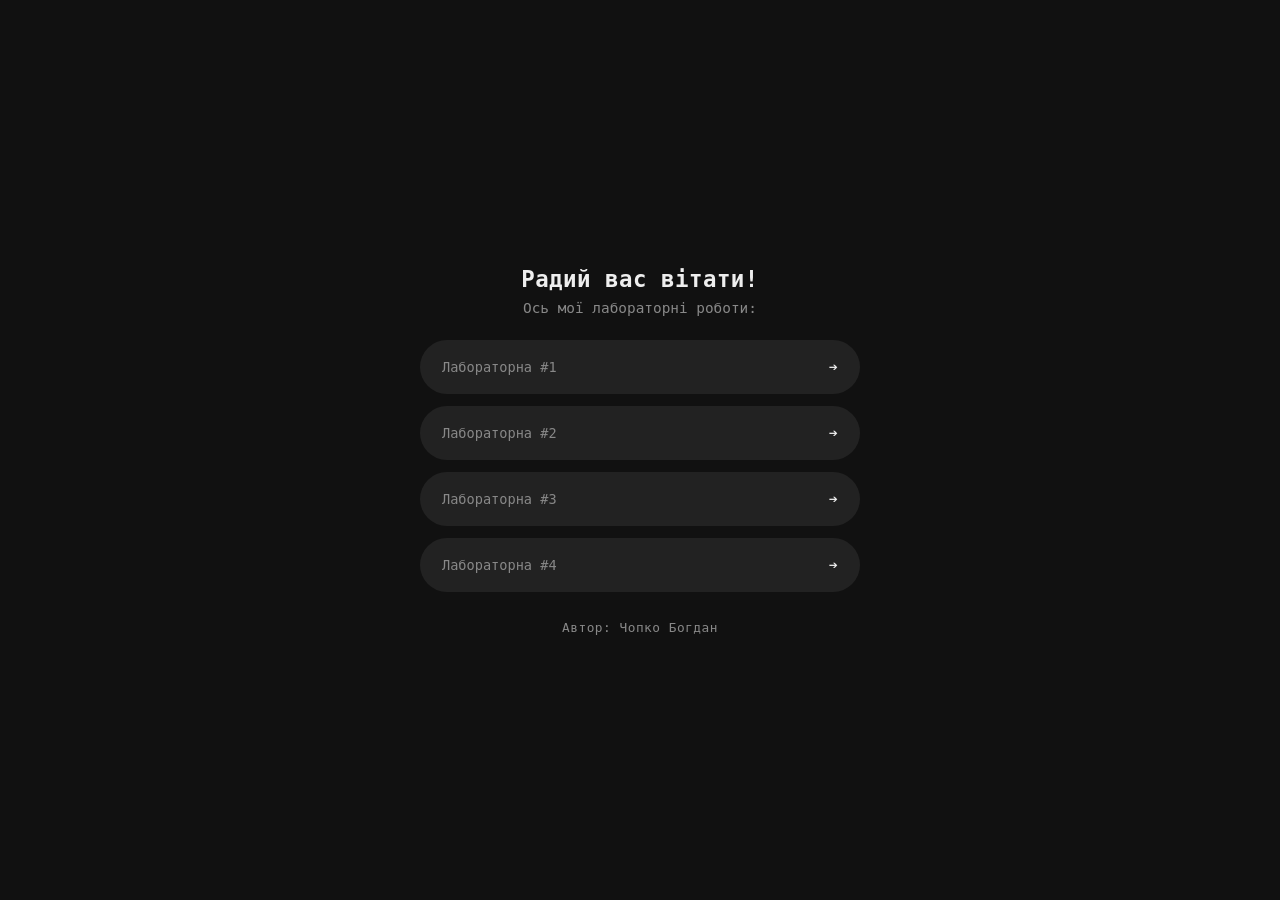
<file: index.html>
<!DOCTYPE html>
<html lang="uk">
<head>
<meta charset="UTF-8">
<title>Лабораторні роботи</title>
<style>
  * { box-sizing: border-box; margin: 0; padding: 0; }

  :root {
    --bg: #111;
    --surface: #222;
    --surface-2: #333;
    --text: #eee;
    --muted: #888;
    --accent: #fff;
  }

  body {
    background: var(--bg);
    color: var(--text);
    font-family: "Hack Nerd Font Mono", monospace;
    min-height: 100vh;
    display: flex;
    align-items: center;
    justify-content: center;
    padding: 16px;
  }

  .container {
    display: flex;
    flex-direction: column;
    align-items: center;
    gap: 24px;
    width: 100%;
    max-width: 440px;
    text-align: center;
  }

  .header h1 {
    font-size: 1.4rem;
    font-weight: 600;
    letter-spacing: 0.5px;
    margin-bottom: 8px;
  }

  .header p {
    color: var(--muted);
    font-size: 0.9rem;
  }

  .labs {
    display: flex;
    flex-direction: column;
    gap: 12px;
    width: 100%;
  }

  .lab-btn {
    background: var(--surface);
    color: var(--text);
    text-decoration: none;
    padding: 16px 20px;
    border-radius: 32px;
    border: 2px solid transparent;
    font-size: 0.95rem;
    display: flex;
    justify-content: space-between;
    align-items: center;
    transition: background .15s, border-color .15s, transform .15s;
  }

  .lab-btn span {
    color: var(--muted);
    font-size: 0.85rem;
  }

  .lab-btn:hover {
    background: var(--surface-2);
    border-color: var(--accent);
  }

  .lab-btn:active {
    transform: scale(0.98);
  }

  .footer {
    color: var(--muted);
    font-size: 0.8rem;
    letter-spacing: 0.5px;
    margin-top: 4px;
  }
</style>
</head>
<body>

  <div class="container">
    <div class="header">
      <h1>Радий вас вітати!</h1>
      <p>Ось мої лабораторні роботи:</p>
    </div>

    <div class="labs">
      <a class="lab-btn" href="lab1/index.html">
        <span>Лабораторна #1</span> ➔
      </a>
      <a class="lab-btn" href="lab2/index.html">
        <span>Лабораторна #2</span> ➔
      </a>
      <a class="lab-btn" href="lab3/index.html">
        <span>Лабораторна #3</span> ➔
      </a>
      <a class="lab-btn" href="lab4/index.html">
        <span>Лабораторна #4</span> ➔
      </a>
    </div>

    <div class="footer">
      Автор: Чопко Богдан
    </div>
  </div>

</body>
</html>
</file>
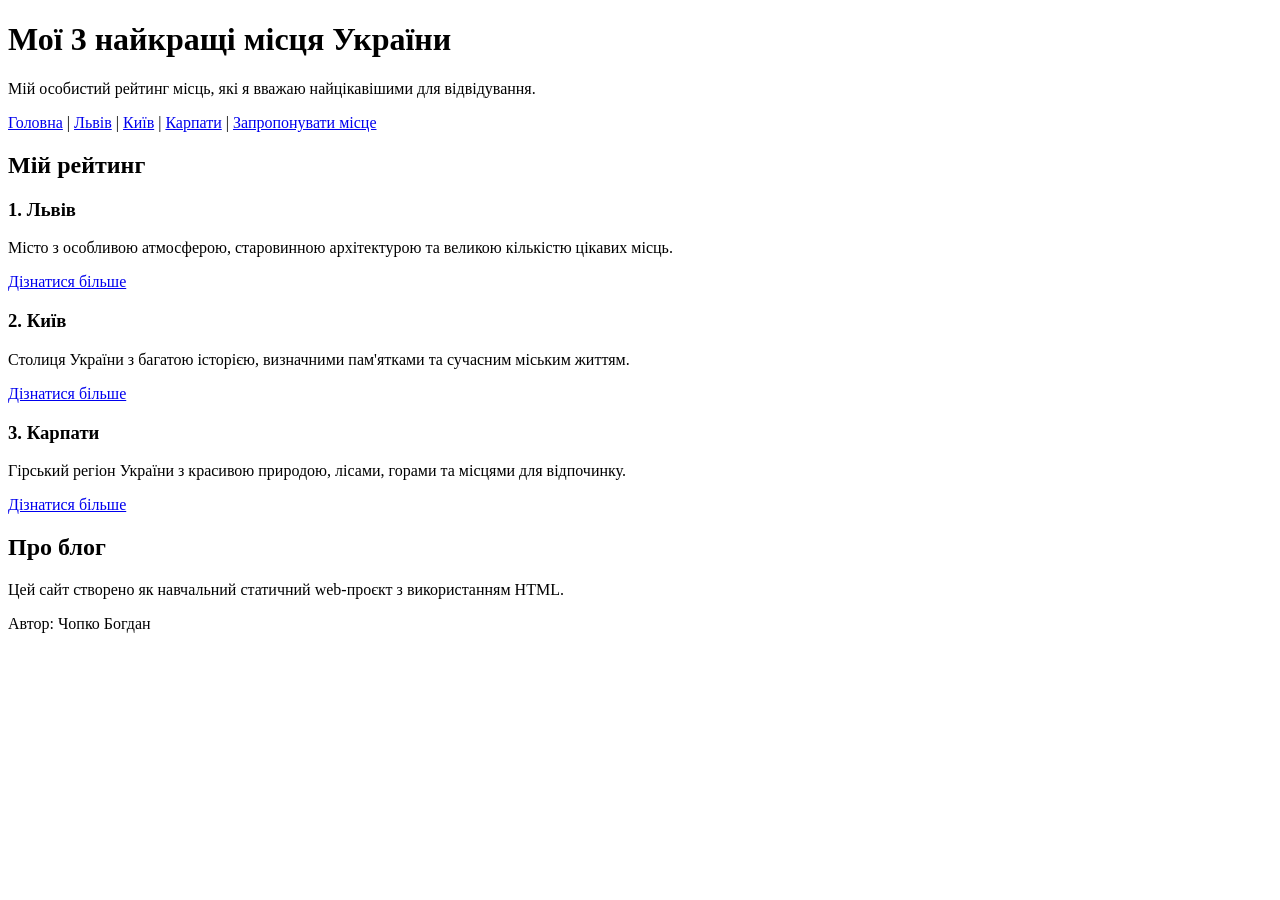
<file: lab1/index.html>
<!DOCTYPE html>
<html lang="uk">
    <head>
        <meta charset="UTF-8">
        <title>Мої 3 найкращі місця України</title>
    </head>
    <body>
        <header>
            <h1>Мої 3 найкращі місця України</h1>
            <p>Мій особистий рейтинг місць, які я вважаю найцікавішими для відвідування.</p>
            <nav>
                <a href="index.html">Головна</a> |
                <a href="city-lviv.html">Львів</a> |
                <a href="city-kyiv.html">Київ</a> |
                <a href="city-karpaty.html">Карпати</a> |
                <a href="form.html">Запропонувати місце</a>
            </nav>
        </header>
        <main>
            <section>
                <h2>Мій рейтинг</h2>
                <article>
                    <h3>1. Львів</h3>
                    <p>Місто з особливою атмосферою, старовинною архітектурою та великою кількістю цікавих місць.</p>
                    <a href="city-lviv.html">Дізнатися більше</a>
                </article>
                <article>
                    <h3>2. Київ</h3>
                    <p>Столиця України з багатою історією, визначними пам'ятками та сучасним міським життям.</p>
                    <a href="city-kyiv.html">Дізнатися більше</a>
                </article>
                <article>
                    <h3>3. Карпати</h3>
                    <p>Гірський регіон України з красивою природою, лісами, горами та місцями для відпочинку.</p>
                    <a href="city-karpaty.html">Дізнатися більше</a>
                </article>
            </section>
            <section>
                <h2>Про блог</h2>
                <p>Цей сайт створено як навчальний статичний web-проєкт з використанням HTML.</p>
            </section>
        </main>
        <footer><p>Автор: Чопко Богдан</p></footer>
    </body>
</html>
</file>
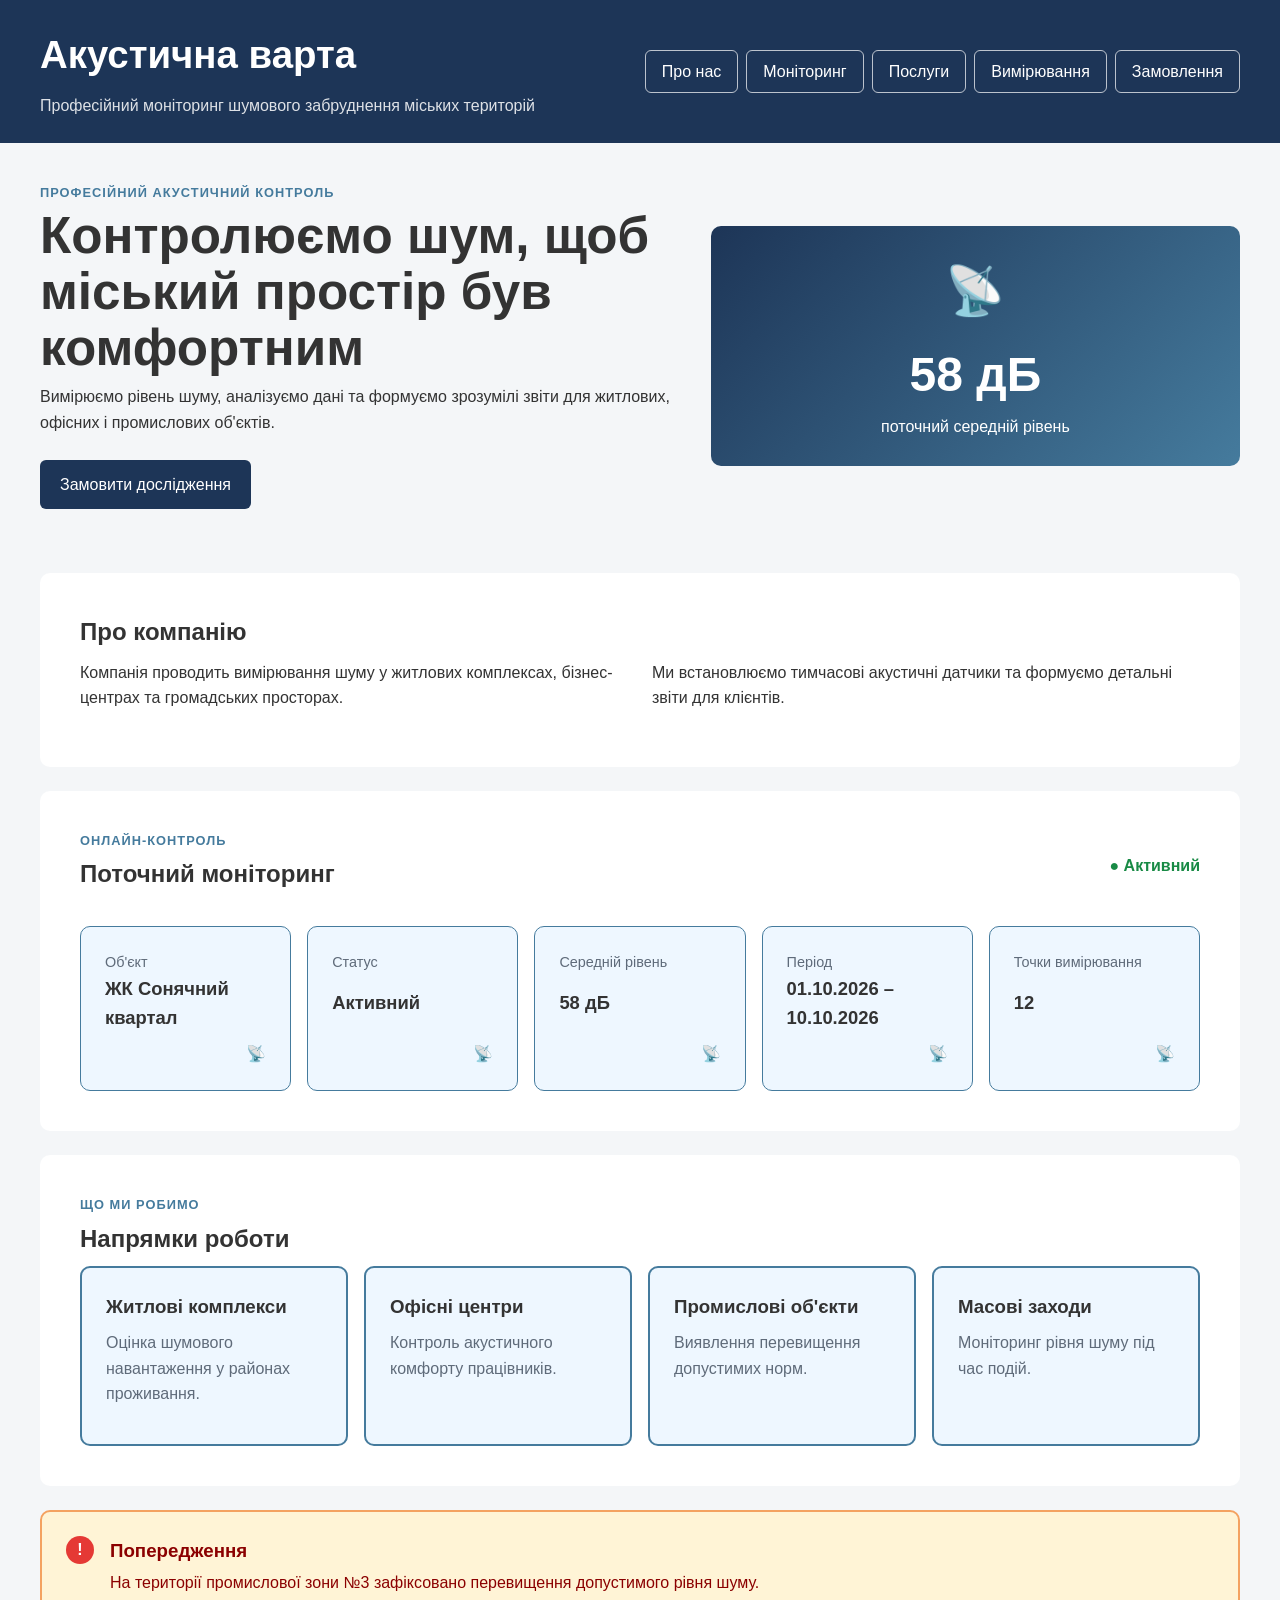
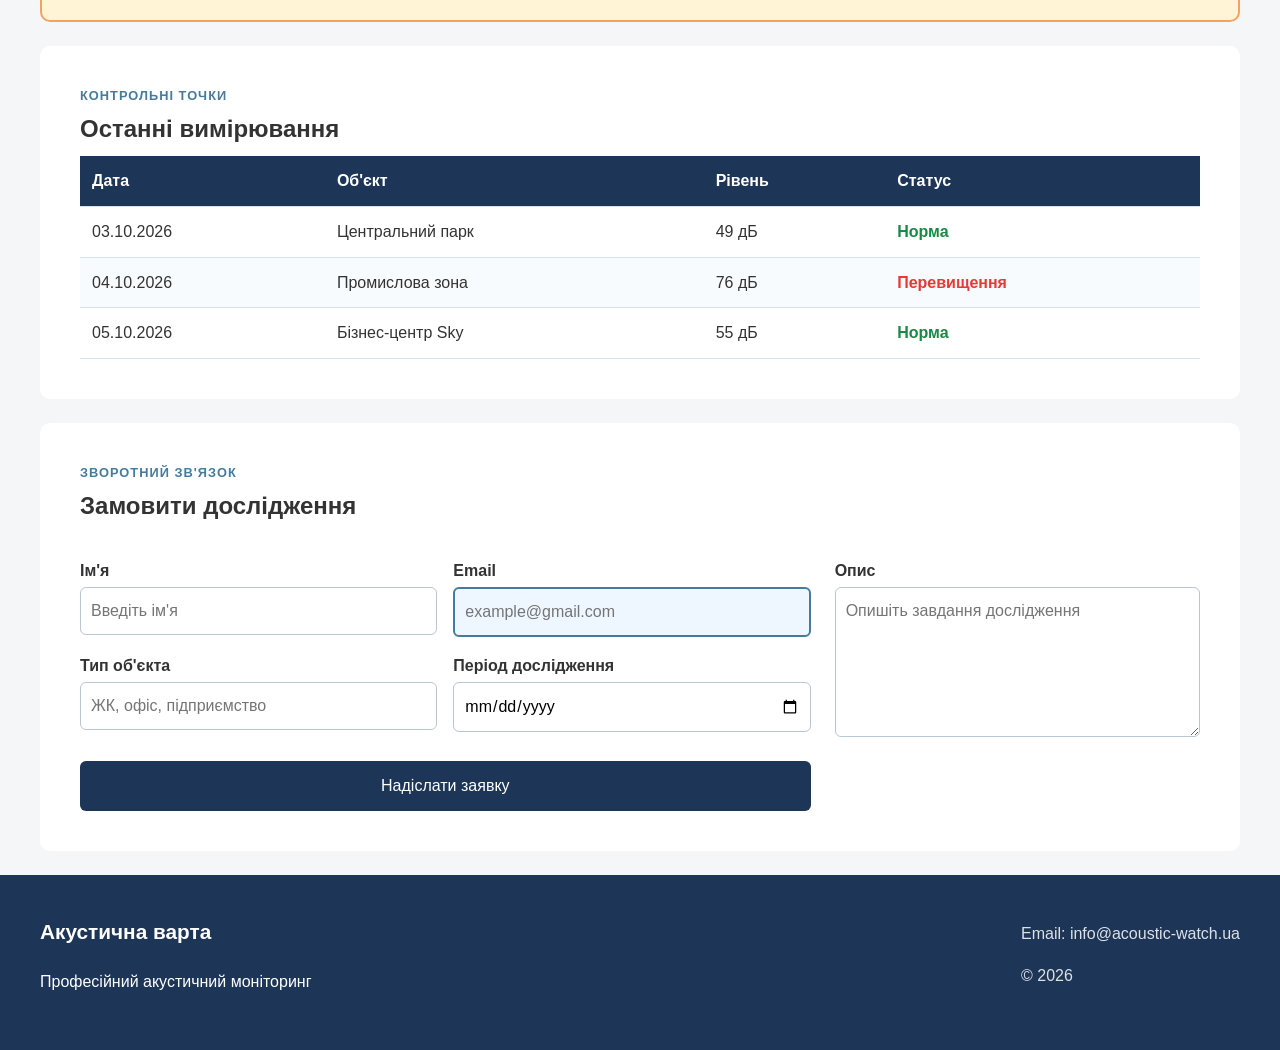
<file: lab3/index.html>
<!DOCTYPE html>
<html lang="uk">
<head>
    <meta charset="UTF-8">
    <meta name="viewport" content="width=device-width, initial-scale=1.0">
    <title>Акустична варта</title>
    <link rel="stylesheet" href="css/main.css">
</head>
<body>
    <header class="site-header">
        <div class="header__inner container">
            <div class="brand">
                <h1>Акустична варта</h1>
                <p>Професійний моніторинг шумового забруднення міських територій</p>
            </div>
            <nav class="nav" aria-label="Основна навігація">
                <a href="#about">Про нас</a>
                <a href="#monitoring">Моніторинг</a>
                <a href="#services">Послуги</a>
                <a href="#measurements">Вимірювання</a>
                <a href="#order">Замовлення</a>
            </nav>
        </div>
    </header>

    <main>
        <section class="hero container">
            <div class="hero__content">
                <p class="eyebrow">Професійний акустичний контроль</p>
                <h2>Контролюємо шум, щоб міський простір був комфортним</h2>
                <p>Вимірюємо рівень шуму, аналізуємо дані та формуємо зрозумілі звіти для житлових, офісних і промислових об'єктів.</p>
                <a class="button hero__cta" href="#order">Замовити дослідження</a>
            </div>
            <div class="hero__visual" aria-hidden="true">
                <span class="hero__icon">📡</span>
                <strong>58 дБ</strong>
                <span>поточний середній рівень</span>
            </div>
        </section>

        <section id="about" class="section container">
            <h2>Про компанію</h2>
            <div class="about-grid">
                <p>Компанія проводить вимірювання шуму у житлових комплексах, бізнес-центрах та громадських просторах.</p>
                <p>Ми встановлюємо тимчасові акустичні датчики та формуємо детальні звіти для клієнтів.</p>
            </div>
        </section>

        <section id="monitoring" class="section container">
            <div class="section-heading">
                <div>
                    <p class="eyebrow">Онлайн-контроль</p>
                    <h2>Поточний моніторинг</h2>
                </div>
                <span class="live-status">● Активний</span>
            </div>
            <div class="monitoring-grid">
                <article class="monitor-card"><span class="monitor-card__label">Об'єкт</span><strong>ЖК Сонячний квартал</strong></article>
                <article class="monitor-card"><span class="monitor-card__label">Статус</span><strong>Активний</strong></article>
                <article class="monitor-card"><span class="monitor-card__label">Середній рівень</span><strong>58 дБ</strong></article>
                <article class="monitor-card"><span class="monitor-card__label">Період</span><strong>01.10.2026 – 10.10.2026</strong></article>
                <article class="monitor-card"><span class="monitor-card__label">Точки вимірювання</span><strong>12</strong></article>
            </div>
        </section>

        <section id="services" class="section container">
            <p class="eyebrow">Що ми робимо</p>
            <h2>Напрямки роботи</h2>
            <div class="services-grid">
                <article class="card"><h3>Житлові комплекси</h3><p>Оцінка шумового навантаження у районах проживання.</p></article>
                <article class="card"><h3>Офісні центри</h3><p>Контроль акустичного комфорту працівників.</p></article>
                <article class="card"><h3>Промислові об'єкти</h3><p>Виявлення перевищення допустимих норм.</p></article>
                <article class="card"><h3>Масові заходи</h3><p>Моніторинг рівня шуму під час подій.</p></article>
            </div>
        </section>

        <aside class="warning container" id="warning">
            <span class="badge" aria-hidden="true">!</span>
            <div><h3>Попередження</h3><p>На території промислової зони №3 зафіксовано перевищення допустимого рівня шуму.</p></div>
        </aside>

        <section id="measurements" class="section container">
            <p class="eyebrow">Контрольні точки</p>
            <h2>Останні вимірювання</h2>
            <div class="table-wrapper">
                <table>
                    <thead><tr><th>Дата</th><th>Об'єкт</th><th>Рівень</th><th>Статус</th></tr></thead>
                    <tbody>
                        <tr><td>03.10.2026</td><td>Центральний парк</td><td>49 дБ</td><td><span class="status ok">Норма</span></td></tr>
                        <tr><td>04.10.2026</td><td>Промислова зона</td><td>76 дБ</td><td><span class="status danger">Перевищення</span></td></tr>
                        <tr><td>05.10.2026</td><td>Бізнес-центр Sky</td><td>55 дБ</td><td><span class="status ok">Норма</span></td></tr>
                    </tbody>
                </table>
            </div>
        </section>

        <section id="order" class="section container">
            <div class="section-heading"><div><p class="eyebrow">Зворотний зв'язок</p><h2>Замовити дослідження</h2></div></div>
            <form class="form">
                <div class="form__fields">
                    <div class="field"><label for="name">Ім'я</label><input id="name" type="text" placeholder="Введіть ім'я"></div>
                    <div class="field"><label for="email">Email</label><input id="email" type="email" placeholder="example@gmail.com"></div>
                    <div class="field"><label for="object">Тип об'єкта</label><input id="object" type="text" placeholder="ЖК, офіс, підприємство"></div>
                    <div class="field"><label for="date">Період дослідження</label><input id="date" type="date"></div>
                </div>
                <div class="form__description field"><label for="description">Опис</label><textarea id="description" rows="5" placeholder="Опишіть завдання дослідження"></textarea></div>
                <button class="button" type="submit">Надіслати заявку</button>
            </form>
        </section>
    </main>

    <footer class="site-footer">
        <div class="footer__inner container">
            <div><p class="footer__title">Акустична варта</p><p>Професійний акустичний моніторинг</p></div>
            <div class="footer__contacts"><p>Email: info@acoustic-watch.ua</p><p>© 2026</p></div>
        </div>
    </footer>
</body>
</html>
</file>
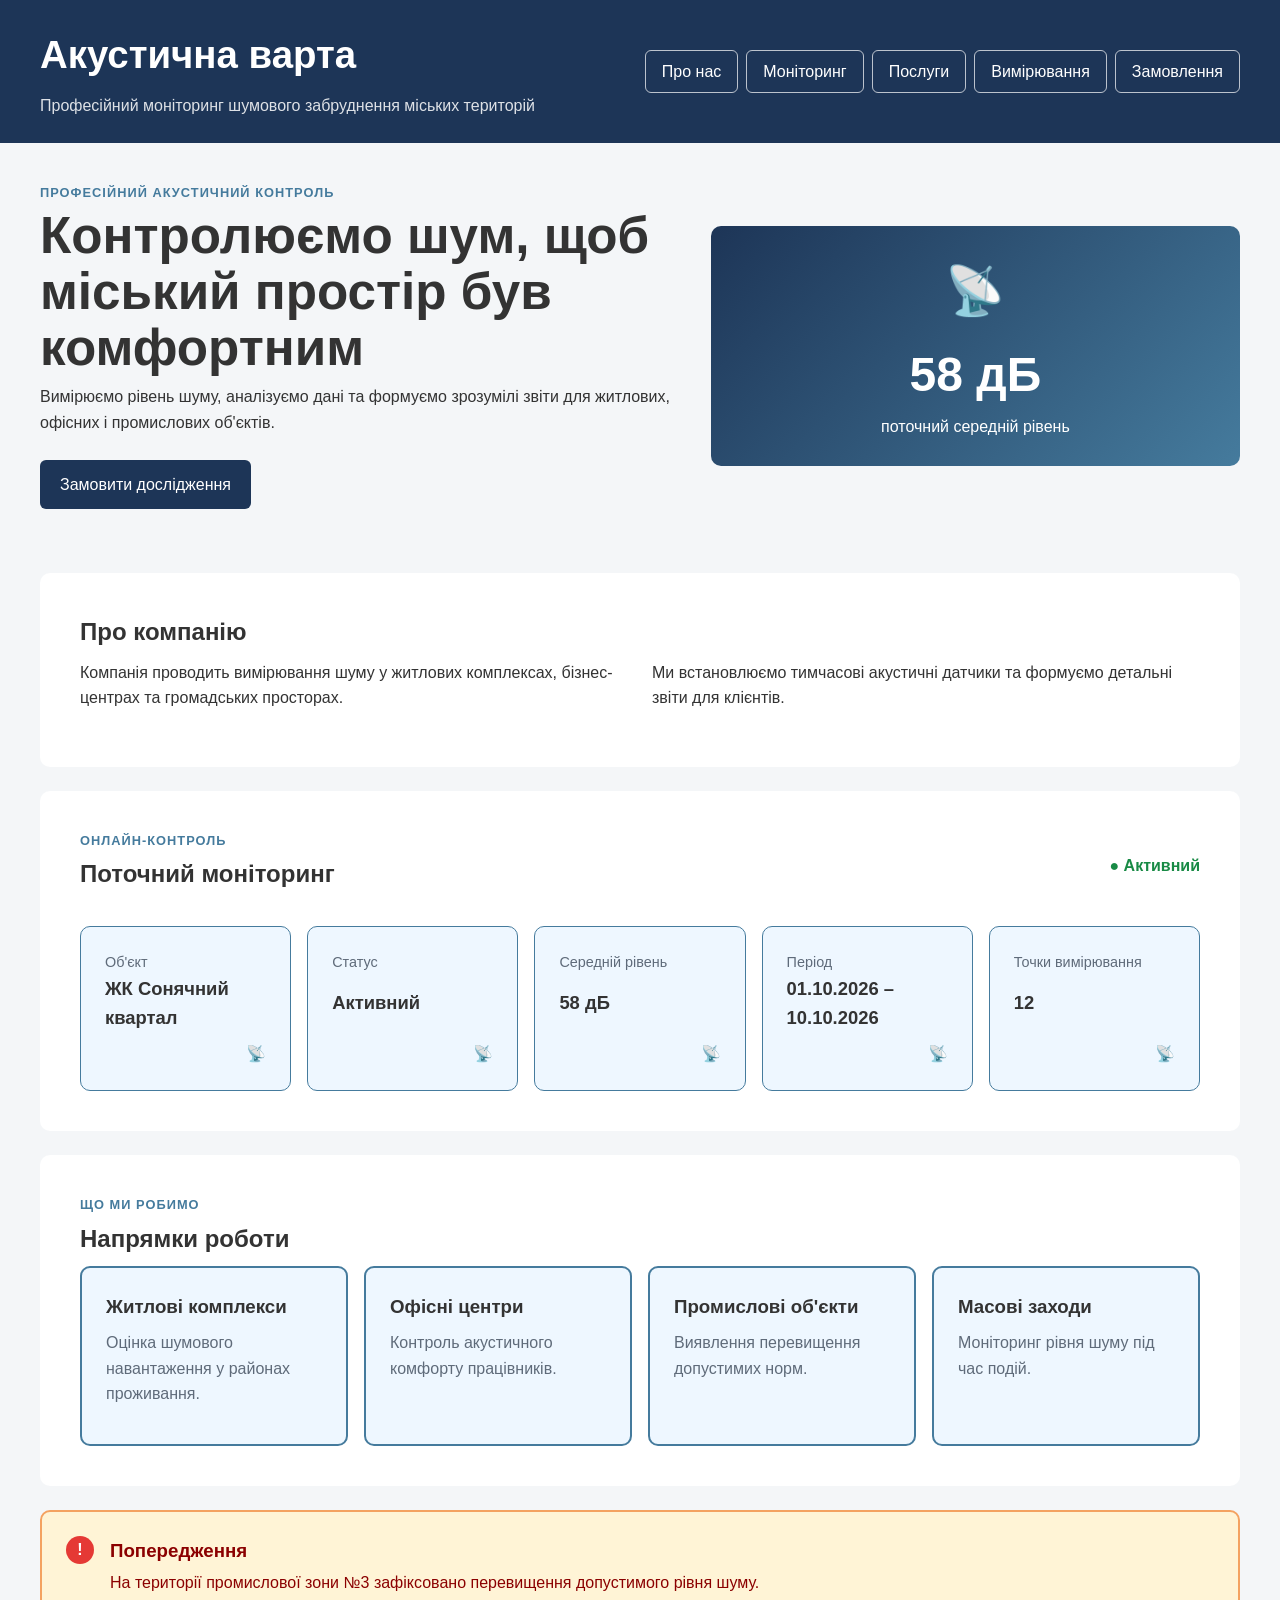
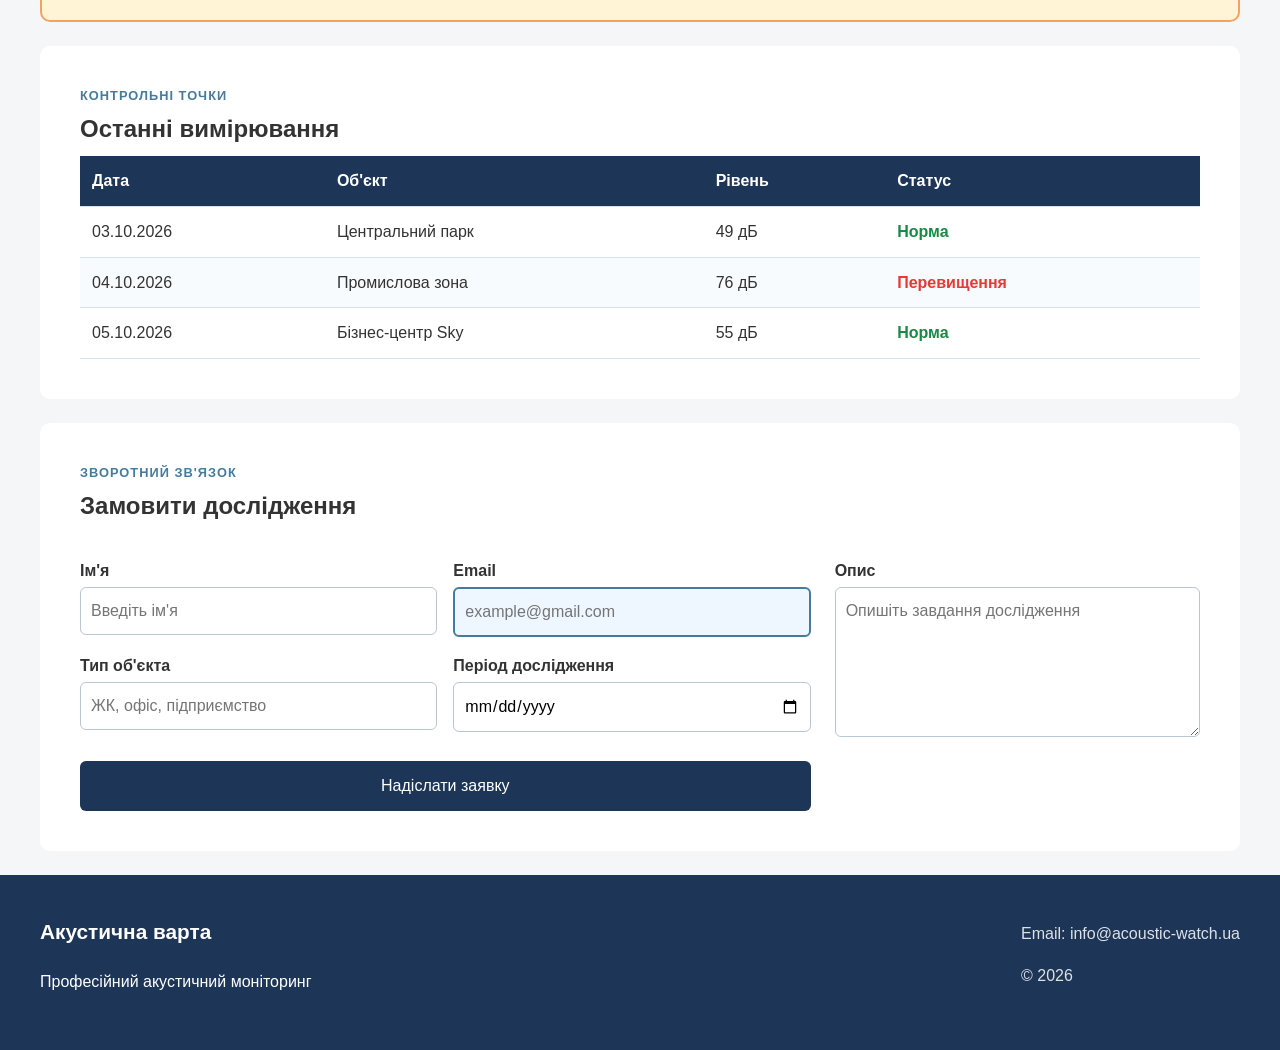
<file: lab4/index.html>
<!DOCTYPE html>
<html lang="uk">
<head>
    <meta charset="UTF-8">
    <meta name="viewport" content="width=device-width, initial-scale=1.0">
    <title>Акустична варта</title>
    <link rel="stylesheet" href="css/main.css">
    <script src="./js/monitoring.js" defer></script>
</head>
<body>
    <header class="site-header">
        <div class="header__inner container">
            <div class="brand">
                <h1>Акустична варта</h1>
                <p>Професійний моніторинг шумового забруднення міських територій</p>
            </div>
            <nav class="nav" aria-label="Основна навігація">
                <a href="#about">Про нас</a>
                <a href="#monitoring">Моніторинг</a>
                <a href="#services">Послуги</a>
                <a href="#measurements">Вимірювання</a>
                <a href="#order">Замовлення</a>
            </nav>
        </div>
    </header>

    <main>
        <section class="hero container">
            <div class="hero__content">
                <p class="eyebrow">Професійний акустичний контроль</p>
                <h2>Контролюємо шум, щоб міський простір був комфортним</h2>
                <p>Вимірюємо рівень шуму, аналізуємо дані та формуємо зрозумілі звіти для житлових, офісних і промислових об'єктів.</p>
                <a class="button hero__cta" href="#order">Замовити дослідження</a>
            </div>
            <div class="hero__visual" aria-hidden="true">
                <span class="hero__icon">📡</span>
                <strong>58 дБ</strong>
                <span>поточний середній рівень</span>
            </div>
        </section>

        <section id="about" class="section container">
            <h2>Про компанію</h2>
            <div class="about-grid">
                <p>Компанія проводить вимірювання шуму у житлових комплексах, бізнес-центрах та громадських просторах.</p>
                <p>Ми встановлюємо тимчасові акустичні датчики та формуємо детальні звіти для клієнтів.</p>
            </div>
        </section>

        <section id="monitoring" class="section container">
            <div class="section-heading">
                <div>
                    <p class="eyebrow">Онлайн-контроль</p>
                    <h2>Поточний моніторинг</h2>
                </div>
                <span class="live-status">● Активний</span>
            </div>
            <div class="monitoring-grid">
                <article class="monitor-card"><span class="monitor-card__label">Об'єкт</span><strong>ЖК Сонячний квартал</strong></article>
                <article class="monitor-card"><span class="monitor-card__label">Статус</span><strong>Активний</strong></article>
                <article class="monitor-card"><span class="monitor-card__label">Середній рівень</span><strong>58 дБ</strong></article>
                <article class="monitor-card"><span class="monitor-card__label">Період</span><strong>01.10.2026 – 10.10.2026</strong></article>
                <article class="monitor-card"><span class="monitor-card__label">Точки вимірювання</span><strong>12</strong></article>
            </div>
        </section>

        <section id="services" class="section container">
            <p class="eyebrow">Що ми робимо</p>
            <h2>Напрямки роботи</h2>
            <div class="services-grid">
                <article class="card"><h3>Житлові комплекси</h3><p>Оцінка шумового навантаження у районах проживання.</p></article>
                <article class="card"><h3>Офісні центри</h3><p>Контроль акустичного комфорту працівників.</p></article>
                <article class="card"><h3>Промислові об'єкти</h3><p>Виявлення перевищення допустимих норм.</p></article>
                <article class="card"><h3>Масові заходи</h3><p>Моніторинг рівня шуму під час подій.</p></article>
            </div>
        </section>

        <aside class="warning container" id="warning">
            <span class="badge" aria-hidden="true">!</span>
            <div><h3>Попередження</h3><p>На території промислової зони №3 зафіксовано перевищення допустимого рівня шуму.</p></div>
        </aside>

        <section id="measurements" class="section container">
            <p class="eyebrow">Контрольні точки</p>
            <h2>Останні вимірювання</h2>
            <div class="table-wrapper">
                <table>
                    <thead><tr><th>Дата</th><th>Об'єкт</th><th>Рівень</th><th>Статус</th></tr></thead>
                    <tbody>
                        <tr><td>03.10.2026</td><td>Центральний парк</td><td>49 дБ</td><td><span class="status ok">Норма</span></td></tr>
                        <tr><td>04.10.2026</td><td>Промислова зона</td><td>76 дБ</td><td><span class="status danger">Перевищення</span></td></tr>
                        <tr><td>05.10.2026</td><td>Бізнес-центр Sky</td><td>55 дБ</td><td><span class="status ok">Норма</span></td></tr>
                    </tbody>
                </table>
            </div>
        </section>

        <section id="order" class="section container">
            <div class="section-heading"><div><p class="eyebrow">Зворотний зв'язок</p><h2>Замовити дослідження</h2></div></div>
            <form class="form">
                <div class="form__fields">
                    <div class="field"><label for="name">Ім'я</label><input id="name" type="text" placeholder="Введіть ім'я"></div>
                    <div class="field"><label for="email">Email</label><input id="email" type="email" placeholder="example@gmail.com"></div>
                    <div class="field"><label for="object">Тип об'єкта</label><input id="object" type="text" placeholder="ЖК, офіс, підприємство"></div>
                    <div class="field"><label for="date">Період дослідження</label><input id="date" type="date"></div>
                </div>
                <div class="form__description field"><label for="description">Опис</label><textarea id="description" rows="5" placeholder="Опишіть завдання дослідження"></textarea></div>
                <button class="button" type="submit">Надіслати заявку</button>
            </form>
        </section>
    </main>

    <footer class="site-footer">
        <div class="footer__inner container">
            <div><p class="footer__title">Акустична варта</p><p>Професійний акустичний моніторинг</p></div>
            <div class="footer__contacts"><p>Email: info@acoustic-watch.ua</p><p>© 2026</p></div>
        </div>
    </footer>
</body>
</html>
</file>
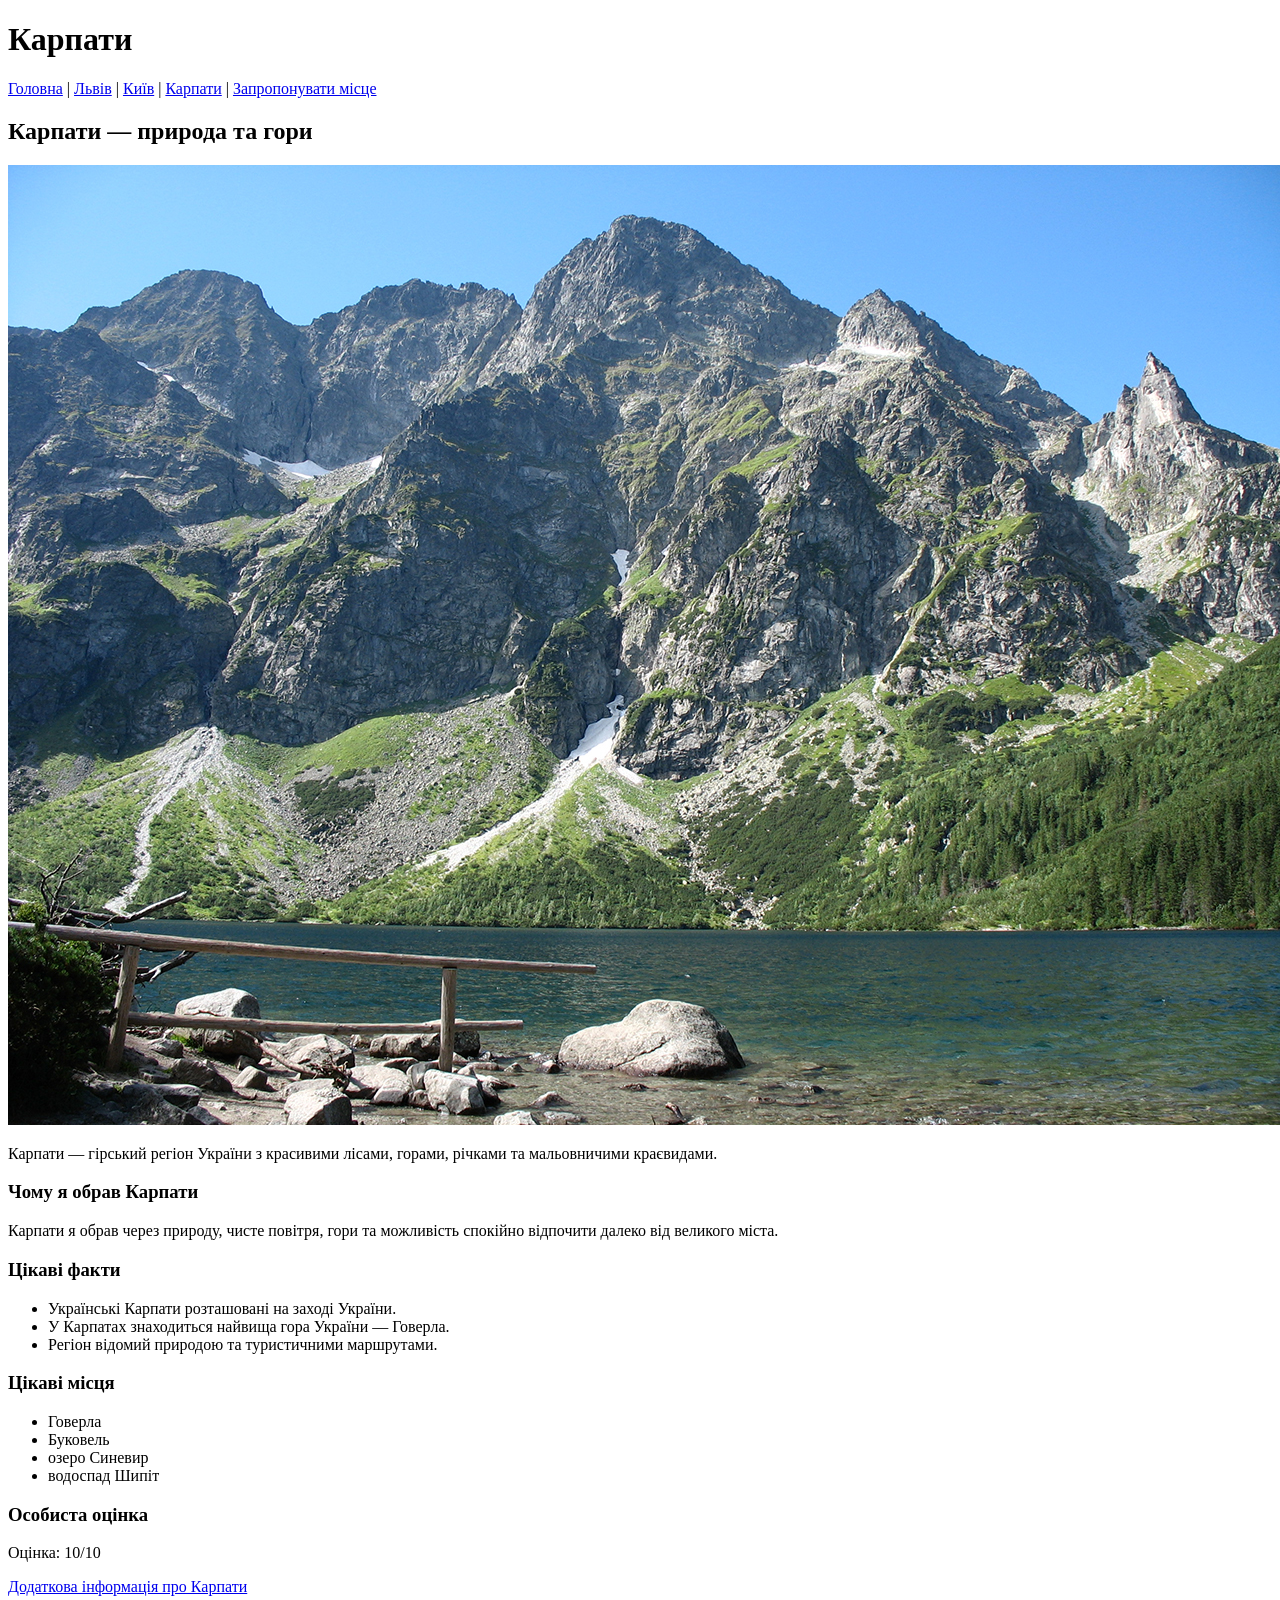
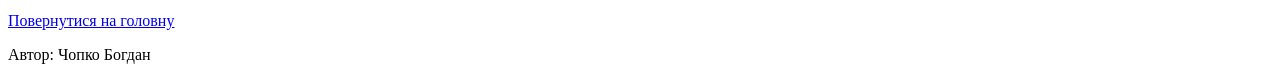
<file: lab1/city-karpaty.html>
<!DOCTYPE html>
<html lang="uk">
    <head>
        <meta charset="UTF-8">
        <title>Карпати — Мої 3 найкращі місця</title>
    </head>
    <body>
        <header>
            <h1>Карпати</h1>
            <nav>
                <a href="index.html">Головна</a> |
                <a href="city-lviv.html">Львів</a> |
                <a href="city-kyiv.html">Київ</a> |
                <a href="city-karpaty.html">Карпати</a> |
                <a href="form.html">Запропонувати місце</a>
            </nav>
        </header>
        <main>
            <article>
                <h2>Карпати — природа та гори</h2>
                <img src="images/karpaty.jpg" alt="image">
                <p>Карпати — гірський регіон України з красивими лісами, горами, річками та мальовничими краєвидами.</p>
                <h3>Чому я обрав Карпати</h3>
                <p>Карпати я обрав через природу, чисте повітря, гори та можливість спокійно відпочити далеко від великого міста.</p>
                <h3>Цікаві факти</h3>
                <ul>
                    <li>Українські Карпати розташовані на заході України.</li>
                    <li>У Карпатах знаходиться найвища гора України — Говерла.</li>
                    <li>Регіон відомий природою та туристичними маршрутами.</li>
                </ul>
                <h3>Цікаві місця</h3>
                <ul>
                    <li>Говерла</li>
                    <li>Буковель</li>
                    <li>озеро Синевир</li>
                    <li>водоспад Шипіт</li>
                </ul>
                <h3>Особиста оцінка</h3>
                <p>Оцінка: 10/10</p>
                <p><a href="https://uk.wikipedia.org/wiki/Карпати">Додаткова інформація про Карпати</a></p>
                <p><a href="index.html">Повернутися на головну</a></p>
            </article>
        </main>
        <footer><p>Автор: Чопко Богдан</p></footer>
    </body>
</html>
</file>
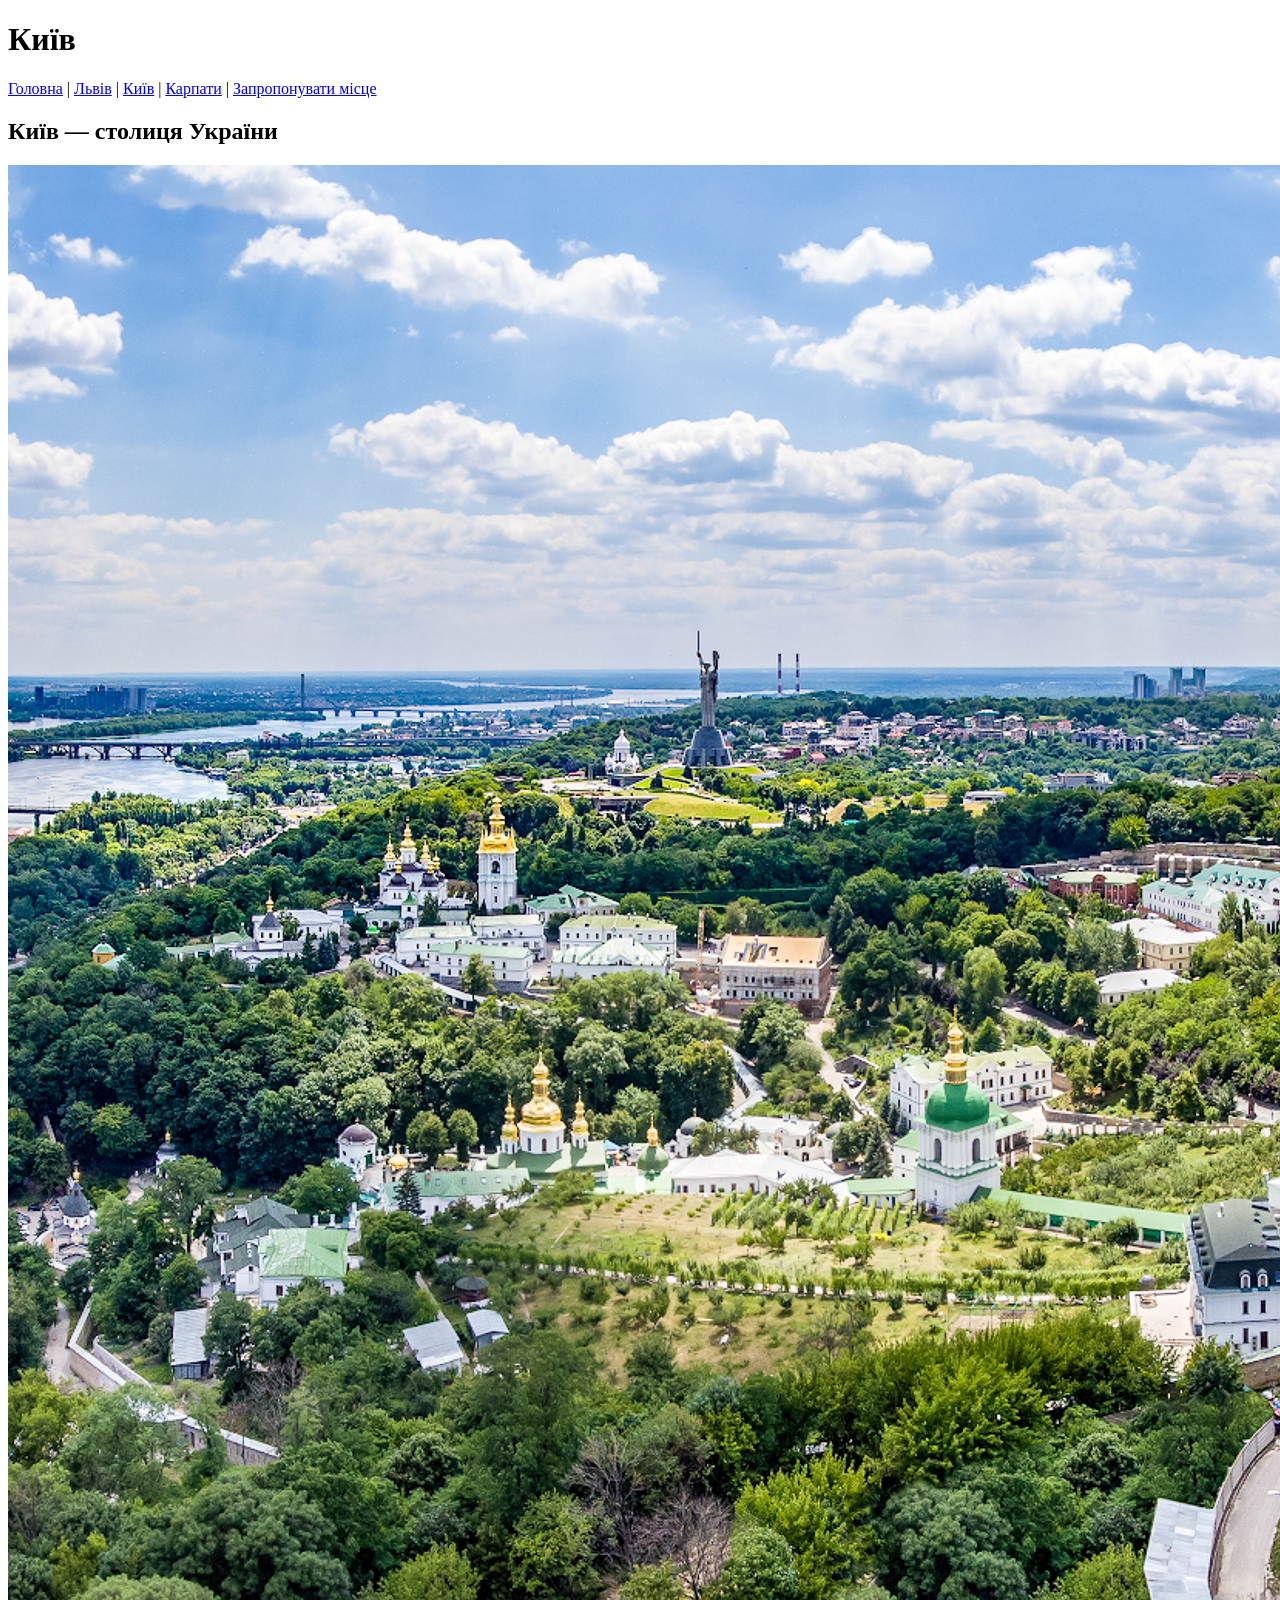
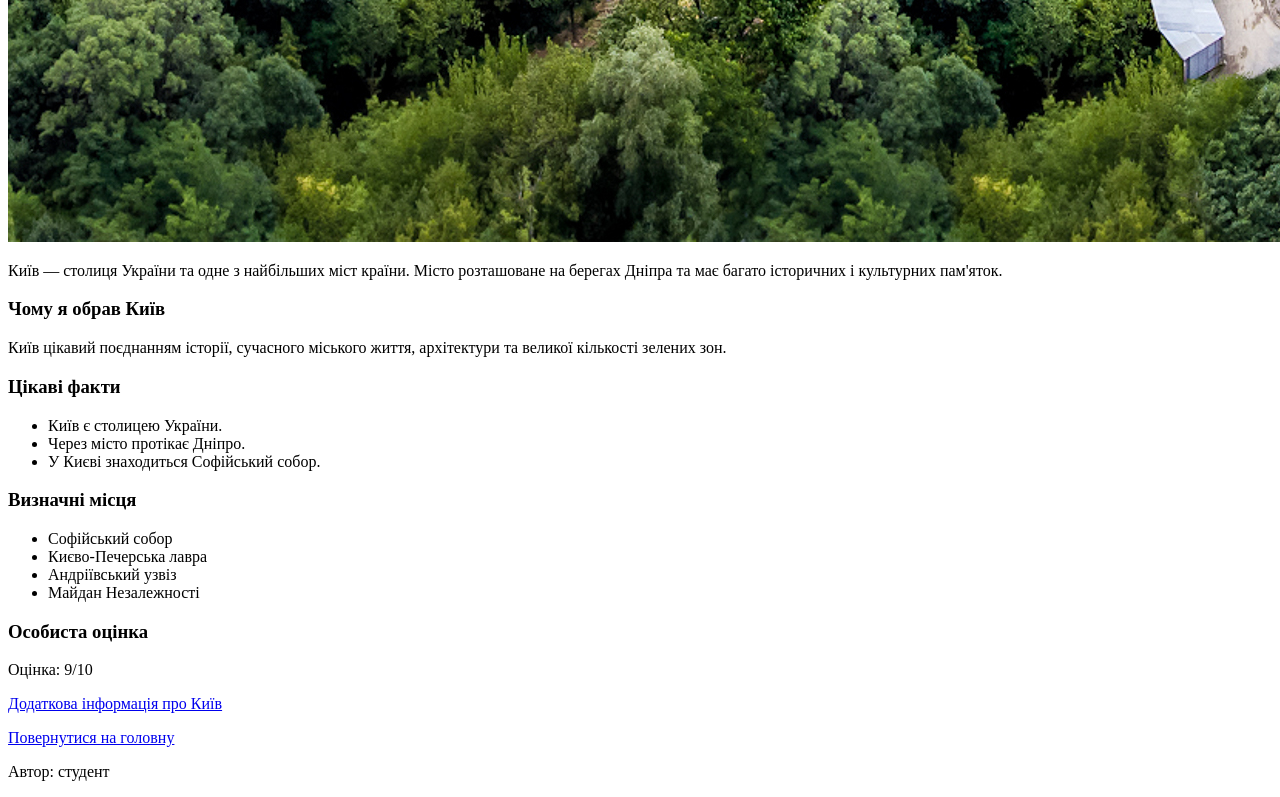
<file: lab1/city-kyiv.html>
<!DOCTYPE html>
<html lang="uk">
    <head>
        <meta charset="UTF-8">
        <title>Київ — Мої 3 найкращі місця</title>
    </head>
    <body>
        <header>
            <h1>Київ</h1>
            <nav>
                <a href="index.html">Головна</a> |
                <a href="city-lviv.html">Львів</a> |
                <a href="city-kyiv.html">Київ</a> |
                <a href="city-karpaty.html">Карпати</a> |
                <a href="form.html">Запропонувати місце</a>
            </nav>
        </header>
        <main>
            <article>
                <h2>Київ — столиця України</h2>
                <img src="images/kyiv.jpg" alt="image">
                <p>Київ — столиця України та одне з найбільших міст країни. Місто розташоване на берегах Дніпра та має багато історичних і культурних пам'яток.</p>
                <h3>Чому я обрав Київ</h3>
                <p>Київ цікавий поєднанням історії, сучасного міського життя, архітектури та великої кількості зелених зон.</p>
                <h3>Цікаві факти</h3>
                <ul>
                    <li>Київ є столицею України.</li>
                    <li>Через місто протікає Дніпро.</li>
                    <li>У Києві знаходиться Софійський собор.</li>
                </ul>
                <h3>Визначні місця</h3>
                <ul>
                    <li>Софійський собор</li>
                    <li>Києво-Печерська лавра</li>
                    <li>Андріївський узвіз</li>
                    <li>Майдан Незалежності</li>
                </ul>
                <h3>Особиста оцінка</h3>
                <p>Оцінка: 9/10</p>
                <p><a href="https://uk.wikipedia.org/wiki/Київ">Додаткова інформація про Київ</a></p>
                <p><a href="index.html">Повернутися на головну</a></p>
            </article>
        </main>
        <footer><p>Автор: студент</p></footer>
    </body>
</html>
</file>
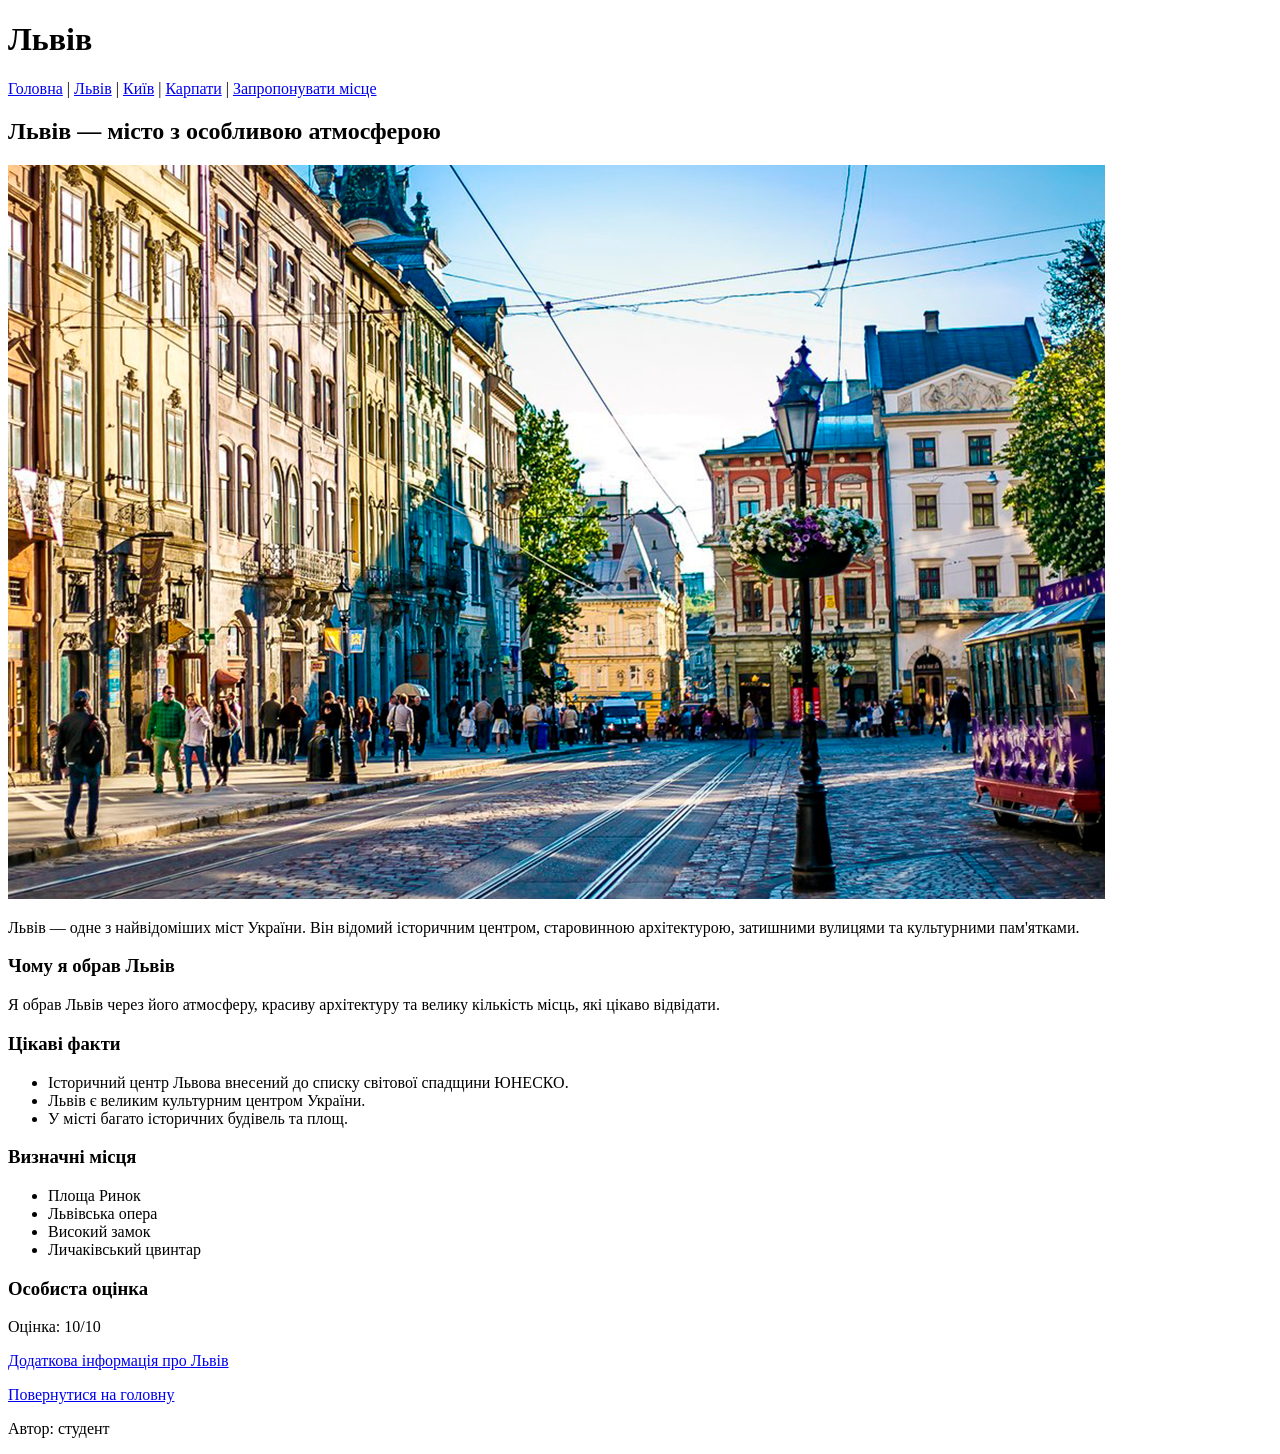
<file: lab1/city-lviv.html>
<!DOCTYPE html>
<html lang="uk">
    <head>
        <meta charset="UTF-8">
        <title>Львів — Мої 3 найкращі місця</title>
    </head>
    <body>
        <header>
            <h1>Львів</h1>
            <nav>
                <a href="index.html">Головна</a> |
                <a href="city-lviv.html">Львів</a> |
                <a href="city-kyiv.html">Київ</a> |
                <a href="city-karpaty.html">Карпати</a> |
                <a href="form.html">Запропонувати місце</a>
            </nav>
        </header>
        <main>
            <article>
                <h2>Львів — місто з особливою атмосферою</h2>
                <img src="images/lviv.png" alt="Ілюстрація Львова з історичною архітектурою">
                <p>Львів — одне з найвідоміших міст України. Він відомий історичним центром, старовинною архітектурою, затишними вулицями та культурними пам'ятками.</p>
                <h3>Чому я обрав Львів</h3>
                <p>Я обрав Львів через його атмосферу, красиву архітектуру та велику кількість місць, які цікаво відвідати.</p>
                <h3>Цікаві факти</h3>
                <ul>
                    <li>Історичний центр Львова внесений до списку світової спадщини ЮНЕСКО.</li>
                    <li>Львів є великим культурним центром України.</li>
                    <li>У місті багато історичних будівель та площ.</li>
                </ul>
                <h3>Визначні місця</h3>
                <ul>
                    <li>Площа Ринок</li>
                    <li>Львівська опера</li>
                    <li>Високий замок</li>
                    <li>Личаківський цвинтар</li>
                </ul>
                <h3>Особиста оцінка</h3>
                <p>Оцінка: 10/10</p>
                <p><a href="https://uk.wikipedia.org/wiki/Львів">Додаткова інформація про Львів</a></p>
                <p><a href="index.html">Повернутися на головну</a></p>
            </article>
        </main>
        <footer><p>Автор: студент</p></footer>
    </body>
</html>
</file>
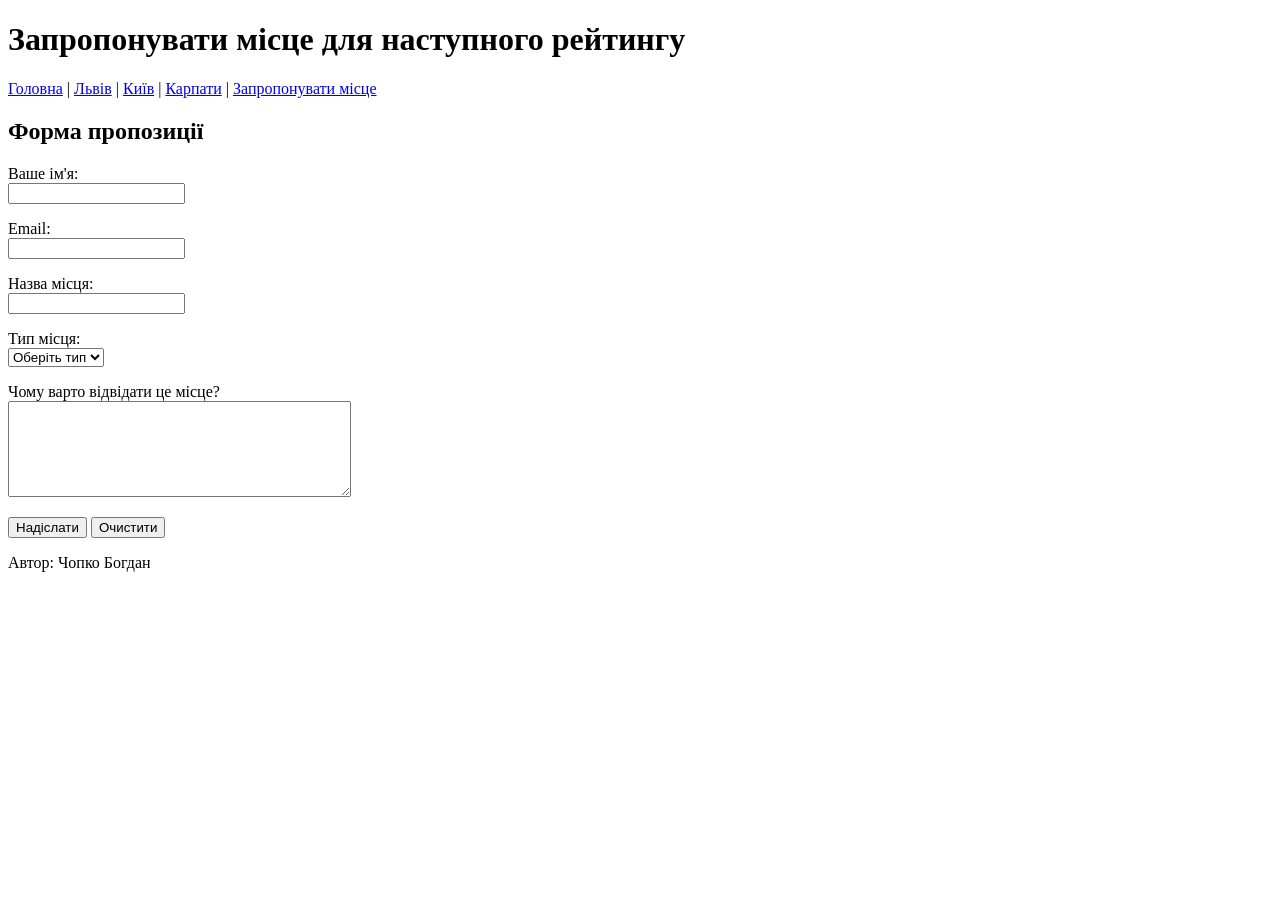
<file: lab1/form.html>
<!DOCTYPE html>
<html lang="uk">
    <head>
        <meta charset="UTF-8">
        <title>Запропонувати місце</title>
    </head>
    <body>
        <header>
            <h1>Запропонувати місце для наступного рейтингу</h1>
            <nav>
                <a href="index.html">Головна</a> |
                <a href="city-lviv.html">Львів</a> |
                <a href="city-kyiv.html">Київ</a> |
                <a href="city-karpaty.html">Карпати</a> |
                <a href="form.html">Запропонувати місце</a>
            </nav>
        </header>
        <main>
            <section>
                <h2>Форма пропозиції</h2>
                <form action="#" method="post">
                    <p><label for="name">Ваше ім'я:</label><br>
                    <input type="text" id="name" name="name" required></p>
                    <p><label for="email">Email:</label><br>
                    <input type="email" id="email" name="email" required></p>
                    <p><label for="place">Назва місця:</label><br>
                    <input type="text" id="place" name="place" required></p>
                    <p><label for="type">Тип місця:</label><br>
                    <select id="type" name="type" required>
                        <option value="">Оберіть тип</option>
                        <option value="city">Місто</option>
                        <option value="mountains">Гори</option>
                        <option value="nature">Природа</option>
                        <option value="other">Інше</option>
                    </select></p>
                    <p><label for="reason">Чому варто відвідати це місце?</label><br>
                    <textarea id="reason" name="reason" rows="6" cols="40" required></textarea></p>
                    <p><button type="submit">Надіслати</button>
                    <button type="reset">Очистити</button></p>
                </form>
            </section>
        </main>
        <footer><p>Автор: Чопко Богдан</p></footer>
    </body>
</html>
</file>
<file: lab3/css/main.css>
*,:before,:after{box-sizing:border-box}html{scroll-behavior:smooth}body{margin:0;color:#333;background:#f4f6f8;font-family:Arial,sans-serif;line-height:1.6}h1,h2,h3,p{margin-top:0}h1,h2,h3{margin-bottom:8px}a{color:inherit}button,input,select,textarea{font:inherit}img{display:block;max-width:100%;height:auto}
.container{width:min(100% - 32px,1200px);margin-inline:auto}.site-header,.site-footer{background:#1d3557;color:#fff}.header__inner{display:flex;flex-direction:column;gap:16px;padding-block:24px}.brand h1{font-size:clamp(1.7rem,5vw,2.4rem)}.brand p{margin-bottom:0;color:rgba(255,255,255,.85)}.nav{display:flex;flex-direction:column;gap:8px}.nav a{padding:8px 16px;text-decoration:none;border:1px solid rgba(255,255,255,.7);border-radius:6px;text-align:center;transition:.2s}.nav a:hover{background:#fff;color:#1d3557}
.hero{display:grid;grid-template-columns:1fr;gap:24px;padding-block:40px}.hero__content h2{font-size:clamp(1.8rem,6vw,3.2rem);line-height:1.1}.hero__content p{max-width:680px}.hero__visual{display:flex;justify-content:center;align-items:center;flex-direction:column;min-height:240px;padding:24px;border-radius:10px;background:linear-gradient(135deg,#1d3557,#457b9d);color:#fff;text-align:center}.hero__visual strong{font-size:3rem}.hero__icon{font-size:3rem;margin-bottom:8px}.section{margin-block:24px;padding:clamp(24px,4vw,40px);background:#fff;border-radius:10px}.section-heading{display:flex;flex-direction:column;gap:16px;margin-bottom:24px}.about-grid{display:grid;grid-template-columns:1fr;gap:24px}.monitoring-grid,.services-grid{display:grid;grid-template-columns:1fr;gap:16px}.footer__inner{display:flex;flex-direction:column;gap:24px;padding-block:40px}.footer__title{font-size:1.3rem;font-weight:bold}.footer__contacts{color:rgba(255,255,255,.85)}
.eyebrow{margin-bottom:4px;color:#457b9d;font-size:.8rem;font-weight:bold;letter-spacing:.08em;text-transform:uppercase}.button{display:inline-block;padding:12px 20px;border:0;border-radius:6px;background:#1d3557;color:#fff;cursor:pointer;text-decoration:none;transition:.2s}.button:hover{background:#e63946}.hero__cta{margin-top:8px}
.monitor-card{border:1px solid #457b9d;border-radius:10px;background:#eef7ff;display:flex;flex-direction:column;justify-content:space-between;min-height:150px;padding:24px;transition:.2s}.monitor-card:after{content:"📡";align-self:flex-end;margin-top:8px}.monitor-card:hover{transform:translateY(-4px)}.monitor-card__label{color:#5f6b7a;font-size:.9rem}.monitor-card strong{font-size:1.15rem}.live-status{color:#188a45;font-weight:bold}
.card{display:flex;flex-direction:column;min-height:180px;padding:24px;border:2px solid #457b9d;border-radius:10px;background:#eef7ff;transition:.2s}.card:hover{transform:translateY(-4px)}.card p{margin-bottom:0;color:#5f6b7a}
.warning{position:relative;display:flex;gap:16px;width:min(100% - 32px,1200px);margin-inline:auto;margin-block:24px;padding:24px;border:2px solid #f4a261;border-radius:10px;background:#fff4d6;color:darkred}.warning h3{margin-bottom:4px}.warning p{margin-bottom:0}.badge{display:flex;justify-content:center;align-items:center;flex:0 0 28px;width:28px;height:28px;border-radius:50%;background:#e53935;color:#fff;font-weight:bold}
.table-wrapper{width:100%;overflow-x:auto}table{width:100%;min-width:640px;border-collapse:collapse}th,td{padding:12px;border-bottom:1px solid #d6e2ec;text-align:left}th{background:#1d3557;color:#fff}tr:nth-child(even){background:#f8fbfd}.status{font-weight:bold}.ok{color:#188a45}.danger{color:#e53935}
.form{display:grid;grid-template-columns:1fr;gap:24px}.form__fields{display:grid;grid-template-columns:1fr;gap:16px}.field{display:flex;flex-direction:column;gap:4px}label{font-weight:bold}input,textarea{width:100%;max-width:100%;padding:10px;border:1px solid #b8c7d1;border-radius:6px;background:#fff}input[type=email]{border:2px solid #457b9d;background:#eef7ff}textarea{resize:vertical}
@media (min-width:768px){.header__inner{flex-direction:row;align-items:center;justify-content:space-between}.nav{flex-direction:row;flex-wrap:wrap;justify-content:flex-end}.hero{grid-template-columns:1.1fr .9fr;align-items:center}.about-grid{grid-template-columns:repeat(2,1fr)}.monitoring-grid,.services-grid{grid-template-columns:repeat(2,1fr)}.section-heading{flex-direction:row;align-items:center;justify-content:space-between}.footer__inner{flex-direction:row;justify-content:space-between;align-items:center}.form__fields{grid-template-columns:repeat(2,1fr)}.form__description{grid-column:1/-1}}
@media (min-width:1024px){.monitoring-grid{grid-template-columns:repeat(5,1fr)}.services-grid{grid-template-columns:repeat(4,1fr)}.form{grid-template-columns:2fr 1fr;align-items:start}.form__description{grid-column:auto}}
</file>
<file: lab4/css/main.css>
*,:before,:after{box-sizing:border-box}html{scroll-behavior:smooth}body{margin:0;color:#333;background:#f4f6f8;font-family:Arial,sans-serif;line-height:1.6}h1,h2,h3,p{margin-top:0}h1,h2,h3{margin-bottom:8px}a{color:inherit}button,input,select,textarea{font:inherit}img{display:block;max-width:100%;height:auto}
.container{width:min(100% - 32px,1200px);margin-inline:auto}.site-header,.site-footer{background:#1d3557;color:#fff}.header__inner{display:flex;flex-direction:column;gap:16px;padding-block:24px}.brand h1{font-size:clamp(1.7rem,5vw,2.4rem)}.brand p{margin-bottom:0;color:rgba(255,255,255,.85)}.nav{display:flex;flex-direction:column;gap:8px}.nav a{padding:8px 16px;text-decoration:none;border:1px solid rgba(255,255,255,.7);border-radius:6px;text-align:center;transition:.2s}.nav a:hover{background:#fff;color:#1d3557}
.hero{display:grid;grid-template-columns:1fr;gap:24px;padding-block:40px}.hero__content h2{font-size:clamp(1.8rem,6vw,3.2rem);line-height:1.1}.hero__content p{max-width:680px}.hero__visual{display:flex;justify-content:center;align-items:center;flex-direction:column;min-height:240px;padding:24px;border-radius:10px;background:linear-gradient(135deg,#1d3557,#457b9d);color:#fff;text-align:center}.hero__visual strong{font-size:3rem}.hero__icon{font-size:3rem;margin-bottom:8px}.section{margin-block:24px;padding:clamp(24px,4vw,40px);background:#fff;border-radius:10px}.section-heading{display:flex;flex-direction:column;gap:16px;margin-bottom:24px}.about-grid{display:grid;grid-template-columns:1fr;gap:24px}.monitoring-grid,.services-grid{display:grid;grid-template-columns:1fr;gap:16px}.footer__inner{display:flex;flex-direction:column;gap:24px;padding-block:40px}.footer__title{font-size:1.3rem;font-weight:bold}.footer__contacts{color:rgba(255,255,255,.85)}
.eyebrow{margin-bottom:4px;color:#457b9d;font-size:.8rem;font-weight:bold;letter-spacing:.08em;text-transform:uppercase}.button{display:inline-block;padding:12px 20px;border:0;border-radius:6px;background:#1d3557;color:#fff;cursor:pointer;text-decoration:none;transition:.2s}.button:hover{background:#e63946}.hero__cta{margin-top:8px}
.monitor-card{border:1px solid #457b9d;border-radius:10px;background:#eef7ff;display:flex;flex-direction:column;justify-content:space-between;min-height:150px;padding:24px;transition:.2s}.monitor-card:after{content:"📡";align-self:flex-end;margin-top:8px}.monitor-card:hover{transform:translateY(-4px)}.monitor-card__label{color:#5f6b7a;font-size:.9rem}.monitor-card strong{font-size:1.15rem}.live-status{color:#188a45;font-weight:bold}
.card{display:flex;flex-direction:column;min-height:180px;padding:24px;border:2px solid #457b9d;border-radius:10px;background:#eef7ff;transition:.2s}.card:hover{transform:translateY(-4px)}.card p{margin-bottom:0;color:#5f6b7a}
.warning{position:relative;display:flex;gap:16px;width:min(100% - 32px,1200px);margin-inline:auto;margin-block:24px;padding:24px;border:2px solid #f4a261;border-radius:10px;background:#fff4d6;color:darkred}.warning h3{margin-bottom:4px}.warning p{margin-bottom:0}.badge{display:flex;justify-content:center;align-items:center;flex:0 0 28px;width:28px;height:28px;border-radius:50%;background:#e53935;color:#fff;font-weight:bold}
.table-wrapper{width:100%;overflow-x:auto}table{width:100%;min-width:640px;border-collapse:collapse}th,td{padding:12px;border-bottom:1px solid #d6e2ec;text-align:left}th{background:#1d3557;color:#fff}tr:nth-child(even){background:#f8fbfd}.status{font-weight:bold}.ok{color:#188a45}.danger{color:#e53935}
.form{display:grid;grid-template-columns:1fr;gap:24px}.form__fields{display:grid;grid-template-columns:1fr;gap:16px}.field{display:flex;flex-direction:column;gap:4px}label{font-weight:bold}input,textarea{width:100%;max-width:100%;padding:10px;border:1px solid #b8c7d1;border-radius:6px;background:#fff}input[type=email]{border:2px solid #457b9d;background:#eef7ff}textarea{resize:vertical}
@media (min-width:768px){.header__inner{flex-direction:row;align-items:center;justify-content:space-between}.nav{flex-direction:row;flex-wrap:wrap;justify-content:flex-end}.hero{grid-template-columns:1.1fr .9fr;align-items:center}.about-grid{grid-template-columns:repeat(2,1fr)}.monitoring-grid,.services-grid{grid-template-columns:repeat(2,1fr)}.section-heading{flex-direction:row;align-items:center;justify-content:space-between}.footer__inner{flex-direction:row;justify-content:space-between;align-items:center}.form__fields{grid-template-columns:repeat(2,1fr)}.form__description{grid-column:1/-1}}
@media (min-width:1024px){.monitoring-grid{grid-template-columns:repeat(5,1fr)}.services-grid{grid-template-columns:repeat(4,1fr)}.form{grid-template-columns:2fr 1fr;align-items:start}.form__description{grid-column:auto}}
</file>
